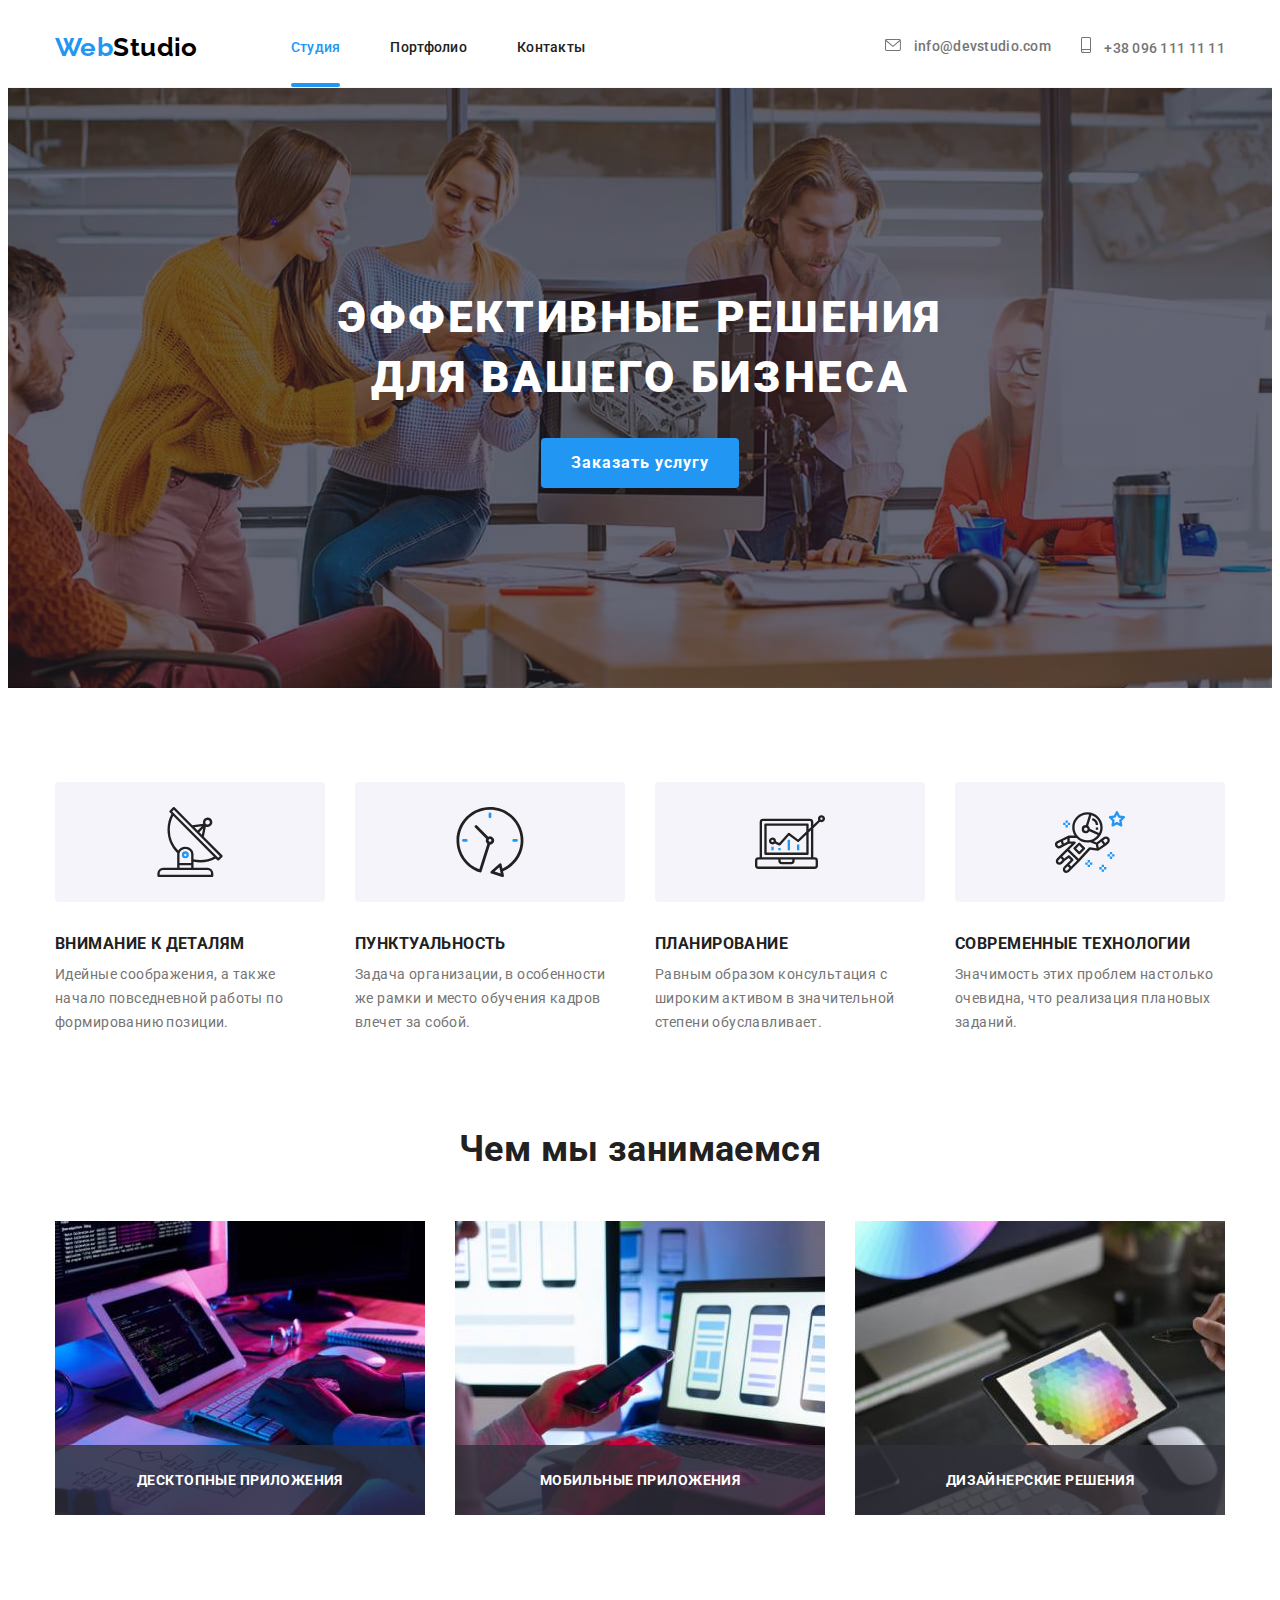
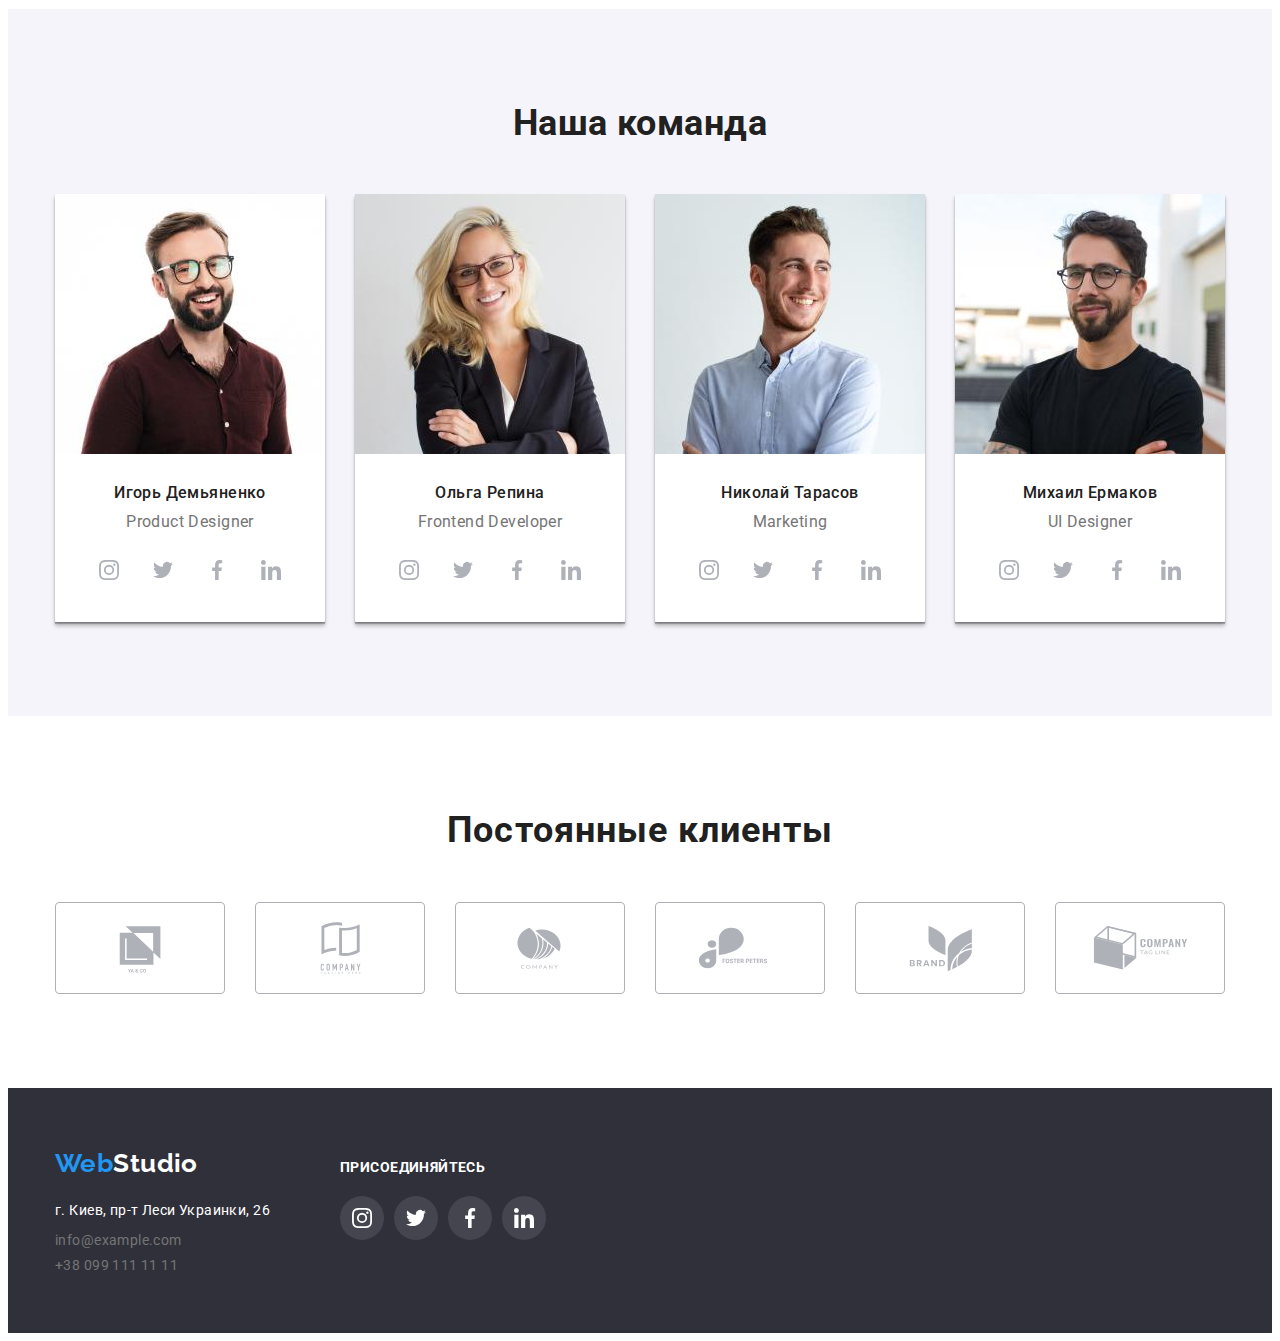
<file: index.html>
<!DOCTYPE html>
<html lang="ru">
	<head>
		<meta charset="UTF-8" />
		<meta http-equiv="X-UA-Compatible" content="IE=edge" />
		<meta name="viewport" content="width=device-width, initial-scale=1.0" />
		<title>Document</title>
		<link
			href="https://fonts.googleapis.com/css2?family=Raleway:wght@700&family=Roboto:wght@400;500;700;900&display=swap"
			rel="stylesheet"
		/>
		<link rel="stylesheet" href="https://github.com/sindresorhus/modern-normalize/blob/main/modern-normalize.css" />
		<link rel="stylesheet" href="./css/styles.css" />
	</head>

	<body>
		<!----- Хедер ----->
		<header class="header">
			<div class="container">
				<nav class="nav-container">
					<a class="logo logo-header" href="./index.html">
						Web<span>Studio</span>
					</a>
					<ul class="site-nav">
						<li class="item">
							<a class="link-nav current" href="./index.html">Студия</a>
						</li>
						<li class="item"><a href="./portfolio.html" class="link-nav">Портфолио</a></li>
						<li class="item"><a href="" class="link-nav">Контакты</a></li>
					</ul>
				</nav>

				<ul class="link">
					<li class="item">
						<a href="mailto:info@devstudio.com" class="address">
							<svg class="icons-header" width="16" height="12">
								<use href="images/sprite.svg#mail-icon"></use>
							</svg>
							info@devstudio.com
						</a>
					</li>
					<li class="item">
						<a href="tel:+380961111111" class="address">
							<svg class="icons-header" width="10" height="16">
								<use href="images/sprite.svg#phone-icon"></use>
							</svg>
							+38 096 111 11 11
						</a>
					</li>
				</ul>
			</div>
		</header>

		<main>
			<!----- Герой ----->
			<section class="hero section hero-bachroung">
				<div class="container">
					<h1 class="hero-title">
						Эффективные решения
						<br />
						для вашего бизнеса
					</h1>
					<button class="hero-button" type="button" data-modal-open>Заказать услугу</button>
				</div>
			</section>

			<!----- Особенности ----->
			<section class="section peculiarities">
				<div class="container">
					<h2 class="visually-hidden">Наши преимущества</h2>
					<ul class="card-set">
						<li class="item">
							<svg class="icon-peculiarities" width="70" height="70">
								<use href="images/sprite.svg#antenna"></use>
							</svg>
							<h3 class="peculiarities-title">Внимание к деталям</h3>
							<p class="peculiarities-description">
								Идейные соображения, а также начало повседневной работы по формированию позиции.
							</p>
						</li>

						<li class="item">
							<svg class="icon-peculiarities" width="70" height="70"><use href="images/sprite.svg#clock"></use></svg>
							<h3 class="peculiarities-title">Пунктуальность</h3>
							<p class="peculiarities-description">
								Задача организации, в особенности же рамки и место обучения кадров влечет за собой.
							</p>
						</li>

						<li class="item">
							<svg class="icon-peculiarities" width="70" height="70"><use href="images/sprite.svg#diagram"></use></svg>
							<h3 class="peculiarities-title">Планирование</h3>
							<p class="peculiarities-description">
								Равным образом консультация с широким активом в значительной степени обуславливает.
							</p>
						</li>

						<li class="item">
							<svg class="icon-peculiarities" width="70" height="70">
								<use href="images/sprite.svg#astronaut"></use>
							</svg>
							<h3 class="peculiarities-title">Современные технологии</h3>
							<p class="peculiarities-description">
								Значимость этих проблем настолько очевидна, что реализация плановых заданий.
							</p>
						</li>
					</ul>
				</div>
			</section>

			<!----- Чем мы занимаемся ----->
					<section class="section our-work">
				<div class="container">
					<h2 class="title-work">Чем мы занимаемся</h2>
					<ul class="work-card">
						<li class="item"><img src="./images/box1.jpg" alt="написание кода" width="370" />
						<p class="item-text">Десктопные приложения</p></li>
						<li class="item">
						<img src="./images/box2.jpg" alt="разработка мобильных приложений" width="370" />
						<p class="item-text">Мобильные приложения</p>
						</li>
						<li class="item"><img src="./images/box3.jpg" alt="дизайн" width="370" />
						<p class="item-text">Дизайнерские решения</p></li>
					</ul>
				</div>
			</section>

			<!----- Наша команда ----->
			<section class="section our-team">
				<div class="container">
					<h2 class="title-team">Наша команда</h2>
					<ul class="team-card">
						<li class="item">
							<img src="./images/ighor-demyanenko.jpg" alt="Игорь Демьяненко" width="270" />
							<div class="text-team">
								<h3 class="name">Игорь Демьяненко</h3>
								<p class="position">Product Designer</p>
								<ul class="icon-list">
									<li class="icon-item">
										<a class="social-link-team" href="https://www.instagram.com/challenge/?next=/" target="_blank">
											<svg class="icon-team" width="20" height="20"><use href="images/sprite.svg#instagram"></use></svg>
										</a>
									</li>
									<li class="icon-item">
										<a class="social-link-team" href="https://twitter.com/?lang=ru" target="_blank">
											<svg class="icon-team" width="20" height="20"><use href="images/sprite.svg#twitter"></use></svg>
										</a>
									</li>
									<li class="icon-item">
										<a class="social-link-team" href="https://www.facebook.com/" target="_blank">
											<svg class="icon-team" width="20" height="20"><use href="images/sprite.svg#facebook"></use></svg>
										</a>
									</li>
									<li class="icon-item">
										<a class="social-link-team" href="https://www.linkedin.com/" target="_blank">
											<svg class="icon-team" width="20" height="20"><use href="images/sprite.svg#linkedin"></use></svg>
										</a>
									</li>
								</ul>
							</div>
						</li>

						<li class="item">
							<img src="./images/olha-repina.jpg" alt="Ольга Репина" width="270" />
							<div class="text-team">
								<h3 class="name">Ольга Репина</h3>
								<p class="position">Frontend Developer</p>
								<ul class="icon-list">
									<li class="icon-item">
										<a class="social-link-team" href="https://www.instagram.com/challenge/?next=/" target="_blank">
											<svg class="icon-team" width="20" height="20"><use href="images/sprite.svg#instagram"></use></svg>
										</a>
									</li>
									<li class="icon-item">
										<a class="social-link-team" href="https://twitter.com/?lang=ru" target="_blank">
											<svg class="icon-team" width="20" height="20"><use href="images/sprite.svg#twitter"></use></svg>
										</a>
									</li>
									<li class="icon-item">
										<a class="social-link-team" href="https://www.facebook.com/" target="_blank">
											<svg class="icon-team" width="20" height="20"><use href="images/sprite.svg#facebook"></use></svg>
										</a>
									</li>
									<li class="icon-item">
										<a class="social-link-team" href="https://www.linkedin.com/" target="_blank">
											<svg class="icon-team" width="20" height="20"><use href="images/sprite.svg#linkedin"></use></svg>
										</a>
									</li>
								</ul>
							</div>
						</li>

						<li class="item">
							<img src="./images/nikolai-tarasov.jpg" alt="Николай Тарасов" width="270" />
							<div class="text-team">
								<h3 class="name">Николай Тарасов</h3>
								<p class="position">Marketing</p>
								<ul class="icon-list">
									<li class="icon-item">
										<a class="social-link-team" href="https://www.instagram.com/challenge/?next=/" target="_blank">
											<svg class="icon-team" width="20" height="20"><use href="images/sprite.svg#instagram"></use></svg>
										</a>
									</li>
									<li class="icon-item">
										<a class="social-link-team" href="https://twitter.com/?lang=ru" target="_blank">
											<svg class="icon-team" width="20" height="20"><use href="images/sprite.svg#twitter"></use></svg>
										</a>
									</li>
									<li class="icon-item">
										<a class="social-link-team" href="https://www.facebook.com/" target="_blank">
											<svg class="icon-team" width="20" height="20"><use href="images/sprite.svg#facebook"></use></svg>
										</a>
									</li>
									<li class="icon-item">
										<a class="social-link-team" href="https://www.linkedin.com/" target="_blank">
											<svg class="icon-team" width="20" height="20"><use href="images/sprite.svg#linkedin"></use></svg>
										</a>
									</li>
								</ul>
							</div>
						</li>

						<li class="item">
							<img src="./images/mihail-ermakov.jpg" alt="Михаил Ермаков" width="270" />
							<div class="text-team">
								<h3 class="name">Михаил Ермаков</h3>
								<p class="position">UI Designer</p>
								<ul class="icon-list">
									<li class="icon-item">
										<a class="social-link-team" href="https://www.instagram.com/challenge/?next=/" target="_blank">
											<svg class="icon-team" width="20" height="20"><use href="images/sprite.svg#instagram"></use></svg>
										</a>
									</li>
									<li class="icon-item">
										<a class="social-link-team" href="https://twitter.com/?lang=ru" target="_blank">
											<svg class="icon-team" width="20" height="20"><use href="images/sprite.svg#twitter"></use></svg>
										</a>
									</li>
									<li class="icon-item">
										<a class="social-link-team" href="https://www.facebook.com/" target="_blank">
											<svg class="icon-team" width="20" height="20"><use href="images/sprite.svg#facebook"></use></svg>
										</a>
									</li>
									<li class="icon-item">
										<a class="social-link-team" href="https://www.linkedin.com/" target="_blank">
											<svg class="icon-team" width="20" height="20"><use href="images/sprite.svg#linkedin"></use></svg>
										</a>
									</li>
								</ul>
							</div>
						</li>
					</ul>
				</div>
			</section>
		</main>

		<!-- Постоянные клиенты -->

		<section class="section">
			<div class="container clients-container">
				<h2 class="title-clients">Постоянные клиенты</h2>
				<ul class="clients-list">
					<li class="clients-item">
						<a class="client-link" href="">
							<svg class="client-icon" width="106" height="60"><use href="images/sprite.svg#client-logo-1"></use></svg>
						</a>
					</li>
					<li class="clients-item">
						<a class="client-link" href="">
							<svg class="client-icon" width="106" height="60"><use href="images/sprite.svg#client-logo-2"></use></svg>
						</a>
					</li>
					<li class="clients-item">
						<a class="client-link" href="">
							<svg class="client-icon" width="106" height="60"><use href="images/sprite.svg#client-logo-3"></use></svg>
						</a>
					</li>
					<li class="clients-item">
						<a class="client-link" href="">
							<svg class="client-icon" width="106" height="60"><use href="images/sprite.svg#client-logo-4"></use></svg>
						</a>
					</li>
					<li class="clients-item">
						<a class="client-link" href="">
							<svg class="client-icon" width="106" height="60"><use href="images/sprite.svg#client-logo-5"></use></svg>
						</a>
					</li>
					<li class="clients-item">
						<a class="client-link" href="">
							<svg class="client-icon" width="106" height="60"><use href="images/sprite.svg#client-logo-6"></use></svg>
						</a>
					</li>
				</ul>
			</div>
		</section>

		<!----- Футер ----->
		<footer class="footer">
			<div class="container footer-container">
				<div class="address-block">
					<a class="logo-footer" href="./index.html">
						Web<span>Studio</span>
					</a>
					<address>
						<ul class="footer-address">
							<li class="link-footer">
								<a
									href="https://www.google.com.ua/maps/place/%D0%B1%D1%83%D0%BB.+%D0%9B%D0%B5%D1%81%D0%B8+%D0%A3%D0%BA%D1%80%D0%B0%D0%B8%D0%BD%D0%BA%D0%B8,+26,+%D0%9A%D0%B8%D0%B5%D0%B2,+02000/@50.4265294,30.5389544,17z/data=!4m13!1m7!3m6!1s0x40d4cf0e033ecbe9:0x57a4dffefec77da0!2z0LHRg9C7LiDQm9C10YHQuCDQo9C60YDQsNC40L3QutC4LCAyNiwg0JrQuNC10LIsIDAyMDAw!3b1!8m2!3d50.4265807!4d30.5383859!3m4!1s0x40d4cf0e033ecbe9:0x57a4dffefec77da0!8m2!3d50.4265807!4d30.5383859?hl=ru&authuser=0" target="_blank"
									class="address-link"
								>
									г. Киев, пр-т Леси Украинки, 26
								</a>
							</li>
							<li class="link-footer">
								<a href="mailto:info@example.com" class="address">info@example.com</a>
							</li>
							<li class="link-footer">
								<a href="tel:+380991111111" class="address">+38 099 111 11 11</a>
							</li>
						</ul>
					</address>
				</div>
				<div class="social-block">
					<p class="subscribe-text">присоединяйтесь</p>
					<ul class="social-list">
						<li class="social-item">
							<a class="social-link" href="https://www.instagram.com/" target="_blank">
								<svg class="social-icon" width="20" height="20"><use href="images/sprite.svg#instagram"></use></svg>
							</a>
						</li>
						<li class="social-item">
							<a class="social-link" href="https://twitter.com/?lang=ru" target="_blank">
								<svg class="social-icon" width="20" height="20"><use href="images/sprite.svg#twitter"></use></svg>
							</a>
						</li>
						<li class="social-item">
							<a class="social-link" href="https://www.facebook.com/" target="_blank">
								<svg class="social-icon" width="20" height="20"><use href="images/sprite.svg#facebook"></use></svg>
							</a>
						</li>
						<li class="social-item">
							<a class="social-link" href="https://www.linkedin.com/" target="_blank">
								<svg class="social-icon" width="20" height="20"><use href="images/sprite.svg#linkedin"></use></svg>
							</a>
						</li>
					</ul>
				</div>
			</div>
		</footer>

		<!----- Модальное окно ----->
		<div class="backdrop is-hidden" data-modal>
					<div class="modal">
						<p>Lorem ipsum dolor sit amet consectetur adipisicing elit. Tempora odit, dolor repellat rem laboriosam id, architecto, pariatur qui dolorum assumenda voluptas ratione similique ipsa voluptatem cupiditate modi impedit! Enim necessitatibus ad minima aliquam perspiciatis veritatis excepturi eligendi, adipisci quia odit rem totam laudantium fuga explicabo! Sequi aliquam rerum vitae odio deleniti neque iure, non quam ducimus blanditiis numquam exercitationem molestiae, porro fugiat doloribus nisi quae voluptates accusantium repellat, cum mollitia laboriosam possimus ea! Laudantium nemo, atque, qui voluptate totam ducimus, temporibus quam consequatur assumenda delectus ullam! Fugiat molestias dolorem possimus odio, vitae voluptates omnis, deserunt asperiores eveniet illo laudantium? Enim?</p>
					<svg class="close-icon" data-modal-close><use href="images/sprite.svg#close-icon"></use></svg>
					</div>
					
				</div>

		<script src="./js/modal.js"></script>
	</body>
</html>
</file>
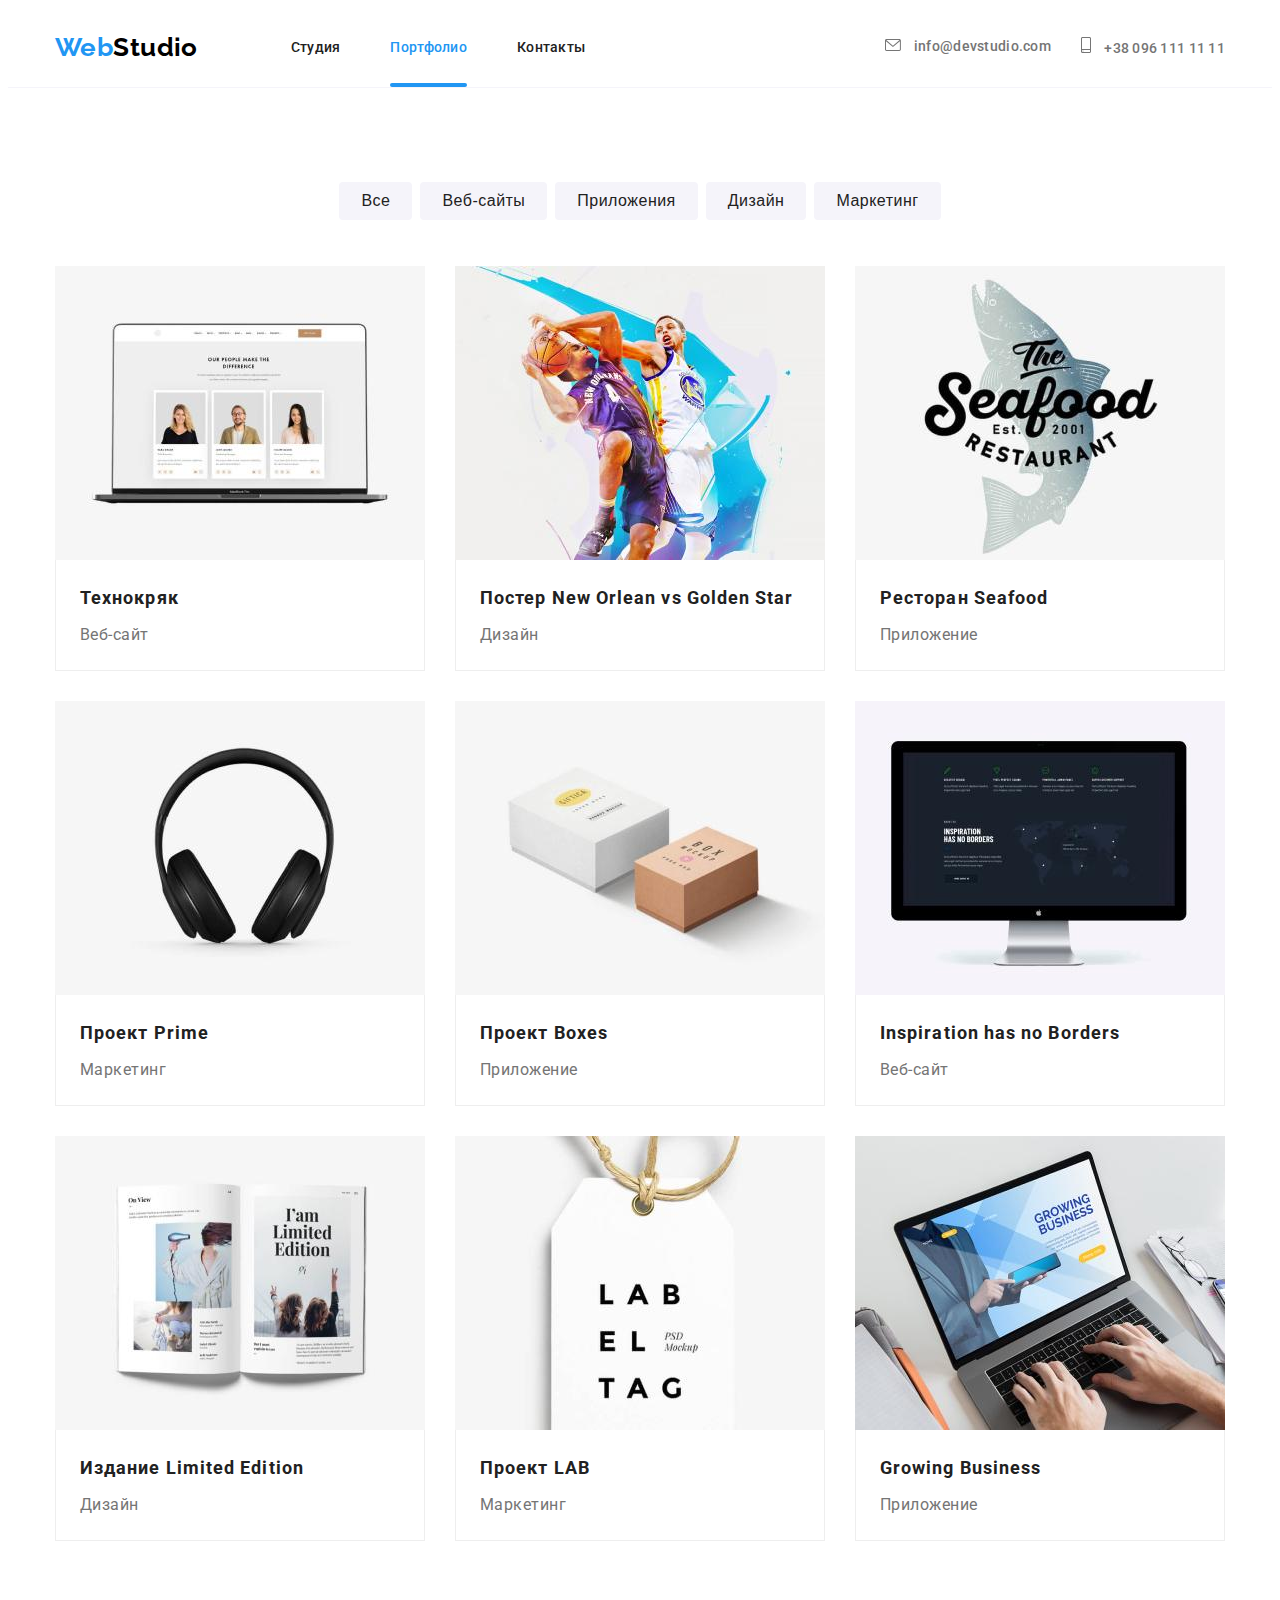
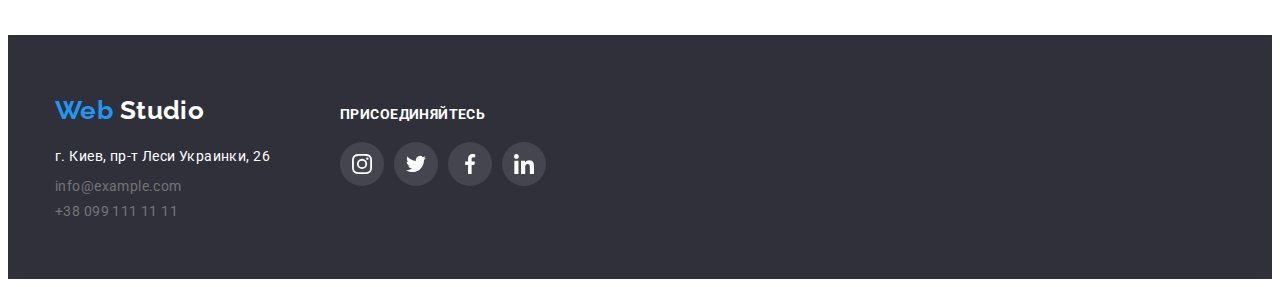
<file: portfolio.html>
<!DOCTYPE html>
<html lang="ru">
	<head>
		<meta charset="UTF-8" />
		<meta http-equiv="X-UA-Compatible" content="IE=edge" />
		<meta name="viewport" content="width=device-width, initial-scale=1.0" />
		<title>Document</title>
		<link
			href="https://fonts.googleapis.com/css2?family=Raleway:wght@700&family=Roboto:wght@400;500;700;900&display=swap"
			rel="stylesheet"
		/>
		<link rel="stylesheet" href="https://github.com/sindresorhus/modern-normalize/blob/main/modern-normalize.css" />
		<link rel="stylesheet" href="./css/styles.css" />
	</head>

	<body>
		<!----- Хедер ----->
		<header class="header">
			<div class="container">
				<nav class="nav-container">
					<a class="logo logo-header" href="./index.html">
						Web<span>Studio</span>
					</a>
					<ul class="site-nav">
						<li class="item">
							<a class="link-nav" href="./index.html">Студия</a>
						</li>
						<li class="item"><a href="./portfolio.html" class="link-nav current">Портфолио</a></li>
						<li class="item"><a href="" class="link-nav">Контакты</a></li>
					</ul>
				</nav>

				<ul class="link">
					<li class="item">
						<a href="mailto:info@devstudio.com" class="address">
							<svg class="icons-header" width="16" height="12">
								<use href="images/sprite.svg#mail-icon"></use>
							</svg>
							info@devstudio.com
						</a>
					</li>
					<li class="item">
						<a href="tel:+380961111111" class="address">
							<svg class="icons-header" width="10" height="16">
								<use href="images/sprite.svg#phone-icon"></use>
							</svg>
							+38 096 111 11 11
						</a>
					</li>
				</ul>
			</div>
		</header>

		<main>
			<!----- Тело ----->
			<section class="section project-buttons">
				<div class="container">
					<!----- Фильтр ----->
					<h1 class="visually-hidden">Проекты</h1>
					<div class="buttons-container">
						<ul class="buttons-list">
							<li class="buttons-item"><button type="button" class="button">Все</button></li>
							<li class="buttons-item"><button type="button" class="button">Веб-сайты</button></li>
							<li class="buttons-item"><button type="button" class="button">Приложения</button></li>
							<li class="buttons-item"><button type="button" class="button">Дизайн</button></li>
							<li class="buttons-item"><button type="button" class="button">Маркетинг</button></li>
						</ul>
					</div>

					<!----- Проекты ----->
					<ul class="project-list">
						<li class="project-item">
							<a class="project-link" href="">
								<div class="project-img">
									<img src="./images/technokryak.jpg" alt="ноутбук" width="370" />
									<div class="window-action">
										<p class="window-action-text">Технокряк это современная площадка распространения коронавируса. Компании используют эту платформу для цифрового шпионажа и атак на защищённые сервера конкурентов.</p>
									</div>
								</div>
								<div class="object-text">
									<h2 class="title">Технокряк</h2>
									<p class="meaning">Веб-сайт</p>
								</div>
							</a>
						</li>

						<li class="project-item">
							<a class="project-link" href="">
								<div class="project-img">
									<img src="./images/poster.jpg" alt="баскетболисты" width="370" />
									<div class="window-action">
										<p class="window-action-text">Технокряк это современная площадка распространения коронавируса. Компании используют эту платформу для цифрового шпионажа и атак на защищённые сервера конкурентов.</p>
									</div>
								</div>
								<div class="object-text">
									<h2 class="title">Постер New Orlean vs Golden Star</h2>
									<p class="meaning">Дизайн</p>
								</div>
							</a>
						</li>

						<li class="project-item">
							<a class="project-link" href="">
								<div class="project-img">
									<img src="./images/restorant-seafood.jpg" alt="логотип Seafood" width="370" />
									<div class="window-action">
										<p class="window-action-text">Технокряк это современная площадка распространения коронавируса. Компании используют эту платформу для цифрового шпионажа и атак на защищённые сервера конкурентов.</p>
									</div>
								</div>
								<div class="object-text">
									<h2 class="title">Ресторан Seafood</h2>
									<p class="meaning">Приложение</p>
								</div>
							</a>
						</li>

						<li class="project-item">
							<a class="project-link" href="">
								<div class="project-img">
									<img src="./images/project-prime.jpg" alt="наушники" width="370" />
									<div class="window-action">
										<p class="window-action-text">Технокряк это современная площадка распространения коронавируса. Компании используют эту платформу для цифрового шпионажа и атак на защищённые сервера конкурентов.</p>
									</div>
								</div>
								<div class="object-text">
									<h2 class="title">Проект Prime</h2>
									<p class="meaning">Маркетинг</p>
								</div>
							</a>
						</li>

						<li class="project-item">
							<a class="project-link" href="">
								<div class="project-img">
									<img src="./images/project-boxes.jpg" alt="две коробочки" width="370" />
									<div class="window-action">
										<p class="window-action-text">Технокряк это современная площадка распространения коронавируса. Компании используют эту платформу для цифрового шпионажа и атак на защищённые сервера конкурентов.</p>
									</div>
									</div>
								<div class="object-text">
									<h2 class="title">Проект Boxes</h2>
									<p class="meaning">Приложение</p>
								</div>
							</a>
						</li>

						<li class="project-item">
							<a class="project-link" href="">
								<div class="project-img">
									<img src="./images/inspiration-has-no-borders.jpg" alt="iMac" width="370" />
									<div class="window-action">
										<p class="window-action-text">Технокряк это современная площадка распространения коронавируса. Компании используют эту платформу для цифрового шпионажа и атак на защищённые сервера конкурентов.</p>
									</div>
								</div>
								<div class="object-text">
									<h2 class="title">Inspiration has no Borders</h2>
									<p class="meaning">Веб-сайт</p>
								</div>
							</a>
						</li>

						<li class="project-item">
							<a class="project-link" href="">
								<div class="project-img">
									<img src="./images/limited-edition.jpg" alt="книжка" width="370" />
									<div class="window-action">
										<p class="window-action-text">Технокряк это современная площадка распространения коронавируса. Компании используют эту платформу для цифрового шпионажа и атак на защищённые сервера конкурентов.</p>
									</div>
								</div>
								<div class="object-text">
									<h2 class="title">Издание Limited Edition</h2>
									<p class="meaning">Дизайн</p>
								</div>
							</a>
						</li>

						<li class="project-item">
							<a class="project-link" href="">
								<div class="project-img">
									<img src="./images/project-lab.jpg" alt="бирка на шнурке" width="370" />
									<div class="window-action">
										<p class="window-action-text">Технокряк это современная площадка распространения коронавируса. Компании используют эту платформу для цифрового шпионажа и атак на защищённые сервера конкурентов.</p>
									</div>
								</div>
								<div class="object-text">
									<h2 class="title">Проект LAB</h2>
									<p class="meaning">Маркетинг</p>
								</div>
							</a>
						</li>

						<li class="project-item">
							<a class="project-link" href="">
								<div class="project-img">
									<img src="./images/growing-business.jpg" alt="работа на ноутбуке" width="370" />
									<div class="window-action">
										<p class="window-action-text">Технокряк это современная площадка распространения коронавируса. Компании используют эту платформу для цифрового шпионажа и атак на защищённые сервера конкурентов.</p>
									</div>
								</div>
								<div class="object-text">
									<h2 class="title">Growing Business</h2>
									<p class="meaning">Приложение</p>
								</div>
							</a>
						</li>
					</ul>
				</div>
			</section>
		</main>

		<!----- Футер ----->
		<footer class="footer">
			<div class="container footer-container">
				<div class="address-block">
					<a class="logo-footer" href="./index.html">
						Web
						<span>Studio</span>
					</a>
					<address>
						<ul class="footer-address">
							<li class="link-footer">
								<a
									href="https://www.google.com.ua/maps/place/%D0%B1%D1%83%D0%BB.+%D0%9B%D0%B5%D1%81%D0%B8+%D0%A3%D0%BA%D1%80%D0%B0%D0%B8%D0%BD%D0%BA%D0%B8,+26,+%D0%9A%D0%B8%D0%B5%D0%B2,+02000/@50.4265294,30.5389544,17z/data=!4m13!1m7!3m6!1s0x40d4cf0e033ecbe9:0x57a4dffefec77da0!2z0LHRg9C7LiDQm9C10YHQuCDQo9C60YDQsNC40L3QutC4LCAyNiwg0JrQuNC10LIsIDAyMDAw!3b1!8m2!3d50.4265807!4d30.5383859!3m4!1s0x40d4cf0e033ecbe9:0x57a4dffefec77da0!8m2!3d50.4265807!4d30.5383859?hl=ru&authuser=0" target="_blank"
									class="address-link"
								>
									г. Киев, пр-т Леси Украинки, 26
								</a>
							</li>
							<li class="link-footer">
								<a href="mailto:info@example.com" class="address">info@example.com</a>
							</li>
							<li class="link-footer">
								<a href="tel:+380991111111" class="address">+38 099 111 11 11</a>
							</li>
						</ul>
					</address>
				</div>
				<div class="social-block">
					<p class="subscribe-text">присоединяйтесь</p>
					<ul class="social-list">
						<li class="social-item">
							<a class="social-link" href="https://www.instagram.com/" target="_blank">
								<svg class="social-icon" width="20" height="20"><use href="images/sprite.svg#instagram"></use></svg>
							</a>
						</li>
						<li class="social-item">
							<a class="social-link" href="https://twitter.com/?lang=ru" target="_blank">
								<svg class="social-icon" width="20" height="20"><use href="images/sprite.svg#twitter"></use></svg>
							</a>
						</li>
						<li class="social-item">
							<a class="social-link" href="https://www.facebook.com/" target="_blank">
								<svg class="social-icon" width="20" height="20"><use href="images/sprite.svg#facebook"></use></svg>
							</a>
						</li>
						<li class="social-item">
							<a class="social-link" href="https://www.linkedin.com/" target="_blank">
								<svg class="social-icon" width="20" height="20"><use href="images/sprite.svg#linkedin"></use></svg>
							</a>
						</li>
					</ul>
				</div>
			</div>
		</footer>
	</body>
</html>
</file>
<file: css/styles.css>
/* Prymery background color #e5e5e5 */
/* secondary background color #F5F4FA */
/* Titltle color #212121*/
/* Secondary color #757575 */
/* acсent color #2196F3 */
/* color white #ffffff */

:root {
	--background-color: #ffffff;
	--secondary-background-color: #f5f4fa;
	--background-footer-color: #2f303a;
	--title-color: #212121;
	--secondary-text-color: #757575;
	--accent-color: #2196f3;
	--black-logo-color: #000000;
	--border-portfolio-color: #eeeeee;
	--border-client-color: #afb1b8;
	--icon-color: #afb1b8;
	--icon-bacground-color: #44454e;
	--backdrop-color: #00000033;
	--bacground-activ-window: #2196F3E5;
	--animation-timing: cubic-bezier(0.4, 0, 0.2, 1);

}

body {
	background-color: var(--background-color);
	color: var(--title-color);
	font-family: Roboto, sans-serif;
	font-size: 14px;
	letter-spacing: 0.03em;
}

ul {
	list-style: none;
	padding-left: 0;
	margin: 0;
}
a {
	text-decoration: none;
	
}
img {
	display: block;
	max-width: 100%;
	height: auto;
}

h1,
h2,
h3,
h4,
h5,
h6,
p {
	margin: 0;
}
.visually-hidden {
	position: absolute;
	white-space: nowrap;
	width: 1px;
	height: 1px;
	overflow: hidden;
	border: 0;
	padding: 0;
	clip: rect(0 0 0 0);
	clip-path: inset(50%);
	margin: -1px;
}

.container {
	box-sizing: border-box;
	width: 1200px;
	padding-left: 15px;
	padding-right: 15px;

	margin-right: auto;
	margin-left: auto;
}
.section {
	padding-top: 94px;
	padding-bottom: 94px;
}

/* ---------- Хедер ---------- */
.header {
	background-color: var(--background-color);
	border-bottom: 1px solid var(--secondary-background-color);
}
.header .container {
	display: flex;
	align-items: center;
}
.nav-container {
	display: flex;
}

/* ---------- Лого ---------- */
.logo,
.logo-footer {
	color: var(--accent-color);
	font-family: Raleway;
	font-style: normal;
	font-weight: bold;
	font-size: 26px;
	line-height: 1.19;
}
.logo-header {
	display: block;
	margin-top: 24px;
	margin-bottom: 24px;
}
.logo span {
	color: var(--black-logo-color);
}

/* ---------- Ссылки ---------- */
.site-nav {

	display: flex;
	align-items: center;
	margin-left: 93px;
}

/* Алтернативный вариант: .site-nav .item + .item { 
  margin-left 50px}
  применится margin-left
  только к тем, у кого есть сосед сверху в списке
  */

/* Применяется ко всему списку кроме последнего */
.site-nav .item:not(:last-child) {
	margin-right: 50px;
}
.site-nav .link-nav {
	position: relative;
	padding-top: 20px;
	padding-bottom: 32px;
	color: var(--title-color);
	font-weight: 500;
	font-size: 14px;
	line-height: 1.14;
	letter-spacing: 0.02em;
}
.site-nav .link-nav:hover,
.site-nav .link-nav:focus {
	color: var(--accent-color);
	transition: color 250ms var(--animation-timing);
}

.site-nav .current {
	color: var(--accent-color);
}


/* ---------- Подчеркивание меню ---------- */


.link-nav::after {
	position: absolute;
	content: "";
	display: block;

	width: 100%;
	height: 4px;
	left: 0;
	bottom: 0;
	border-radius: 2px;
	background-color: var(--accent-color);

	transform: scaleX(0);
	/* transition: transform 250ms var(--animation-timing); */
}

/* .link-nav:hover::after {
	transform: scaleX(1);
} */

.current.link-nav::after {
	transform: scaleX(1);
}

/* ---------- Контакты ---------- */
.link {
	display: flex;
	padding-left: 0px;
	margin-left: auto;
	align-items: center;
}
.link .item + .item {
	margin-left: 30px;
}

.link .address {
	display: block;
	color: var(--secondary-text-color);
	font-weight: 500;
	font-size: 14px;
	line-height: 1.14;
	letter-spacing: 0.02em;
}
.link .address:hover,
.link .address:focus {
	color: var(--accent-color);
	transition: color 250ms var(--animation-timing);
}
.link .item {
	display: flex;
}
.icons-header {
	margin-right: 10px;
	fill: currentColor;
}
.icons-header:hover,
.icons-header:focus {
	fill: var(--accent-color);
	
}
/* ---------- СТУДИЯ ---------- */

/* ---------- Герой ---------- */
.hero {
	background-color: var(--background-footer-color);
	padding-top: 200px;
	padding-bottom: 200px;
	background-image: linear-gradient(to right, rgba(47, 48, 58, 0.4), rgba(47, 48, 58, 0.4)), url(../images/hero-img.jpg);
	max-width: 1600px;
	margin: 0 auto 0 auto;
	background-position: center;
	background-size: cover;
}

.hero-title {
	display: block;
	margin: 0;

	color: var(--background-color);
	font-weight: 900;
	font-size: 44px;
	line-height: 1.36;
	text-align: center;
	letter-spacing: 0.06em;
	text-transform: uppercase;
}

/* ---------- Кнопка героя ---------- */
.hero .hero-button {
	display: block;
	border: 0;
	border-radius: 4px;
	padding: 10px 30px;
	margin-top: 30px;
	margin-left: auto;
	margin-right: auto;

	background-color: var(--accent-color);
	color: var(--background-color);
	font-family: Roboto;
	font-weight: bold;
	font-size: 16px;
	line-height: 1.87;
	align-items: center;
	text-align: center;
	letter-spacing: 0.06em;
	cursor: pointer;
}

/* ---------- Особенности ---------- */
.peculiarities {
	padding-bottom: 0;
}
.peculiarities .container {
	display: flex;
	flex-wrap: wrap;
	justify-content: center;
}
.hidden-title {
	margin-left: auto;
	margin-right: auto;
}
.container .card-set {
	display: flex;
	margin: 0 15px;
}
.peculiarities .item:not(:last-child) {
	margin-right: 30px;
}

.peculiarities .peculiarities-title {
	color: var(--title-color);
	font-weight: bold;
	line-height: 1.14;
	text-transform: uppercase;
	margin-top: 30px;
}
.peculiarities .peculiarities-description {
	margin-top: 10px;

	color: var(--secondary-text-color);
	line-height: 1.71;
}
.icon-peculiarities {
	padding: 25px 100px;
	border-radius: 4px;
	background-color: var(--secondary-background-color);
}

/* ---------- Чем мы занимаемся ---------- */
.our-work .container {
	display: flex;
	flex-wrap: wrap;
}
.container .work-card {
	display: flex;
}
.title-work {
	margin-left: auto;
	margin-right: auto;
}
.work-card .item {
	position: relative;
	margin-top: 50px;
}
.work-card .item:not(:last-child) {
	margin-right: 30px;
}
.item-text {
	position: absolute;
	transform: translateY(-100%);
	

	padding-top: 27px;
	padding-bottom: 27px;

	font-weight: bold;
	font-size: 14px;
	line-height: calc(16 / 14);
	text-align: center;
	letter-spacing: 0.03em;
	text-transform: uppercase;
	width: 100%;

	color: var(--background-color);
	background-color: rgba(47, 48, 58, 0.8);
}
.our-work .title-work,
.our-team .title-team {
	color: var(--title-color);
	font-weight: bold;
	font-size: 36px;
	line-height: 1.16;
	text-align: center;
}

/* ---------- Наша команда ---------- */
.our-team {
	background-color: var(--secondary-background-color);
}

.our-team .container {
	display: flex;
	flex-wrap: wrap;
}
.container .title-team {
	margin-left: auto;
	margin-right: auto;
}
.container .team-card {
	display: flex;
	margin-top: 50px;
}
.team-card .item:not(:last-child) {
	margin-right: 30px;
}
.team-card .item {
	box-shadow: 0px 2px 1px 0px rgba(0, 0, 0, 0.2), 0px 1px 1px 0px rgba(0, 0, 0, 0.14),
		0px 4px 4px 0px rgba(0, 0, 0, 0.25);
}
.text-team {
	padding-top: 30px;
	padding-bottom: 30px;
	border-radius: 0 0 4px 4px;
	background-color: var(--background-color);
}
.our-team .name {
	color: var(--title-color);
	font-weight: 500;
	font-size: 16px;
	line-height: 1.18;
	text-align: center;
}
.our-team .position {
	margin-top: 10px;

	color: var(--secondary-text-color);
	font-size: 16px;
	line-height: 1.18;
	text-align: center;
}
.icon-list {
	display: flex;
	margin: 16px 32px 0 32px;
}
.social-link-team {
	fill: var(--icon-color);
	display: block;
	box-sizing: border-box;
	background-color: var(--background-color);
	width: 44px;
	height: 44px;
	padding: 12px;
	border-radius: 50%;
	
}

.icon-item:not(:last-child) {
	margin-right: 10px;
}
.social-link-team:hover,
.social-link-team:focus {
	background-color: var(--accent-color);
	fill: var(--background-color);
	
	transition: fill 250ms var(--animation-timing),
	background-color 250ms var(--animation-timing);
	
}

/* ---------- Постоянные клиенты ---------- */

.title-clients {
	margin-bottom: 50px;
	font-family: Roboto;
	font-style: normal;
	font-weight: bold;
	font-size: 36px;
	line-height: 1.16;
	text-align: center;
	letter-spacing: 0.03em;
}
.clients-list {
	display: flex;
	justify-content: space-between;
}
.clients-item:not(:last-child) {
	margin-right: 30px;
}
.client-link {
	fill: var(--icon-color);
	display: block;
	box-sizing: border-box;
	width: 170px;
	height: 92px;
	padding: 16px 32px;
	align-items: center;
	border-radius: 4px;
	border: 1px solid var(--border-client-color);
}
.client-link:hover,
.client-link:focus {
	border-color: var(--accent-color);
	fill: var(--accent-color);

	transition: fill 250ms var(--animation-timing),
	border-color 250ms var(--animation-timing);
}

/* ---------- ПОРТФОЛИО ---------- */

/* ---------- Фильтр ---------- */
.project-buttons .container {
	display: flex;
	flex-wrap: wrap;
}

.buttons-container .buttons-list {
	display: flex;
	justify-content: center;
}
.buttons-container {
	padding-bottom: 16px;
	margin-left: auto;
	margin-right: auto;
}

.buttons-list .buttons-item:not(:last-child) {
	margin-right: 8px;
}
.buttons-list .button {
	display: block;
	border: 0;
	border-radius: 4px;
	padding: 6px 22px;

	color: var(--title-color);
	background-color: var(--secondary-background-color);
	font-weight: 500;
	font-size: 16px;
	line-height: 1.62;
	text-align: center;
	letter-spacing: 0.03em;
	cursor: pointer;
}
.buttons-list .button:hover,
.buttons-list .button:focus {
	background-color: var(--accent-color);
	color: var(--background-color);
	box-shadow: 0px 2px 2px 0px rgba(0, 0, 0, 0.12), 0px 1px 2px 0px rgba(0, 0, 0, 0.08),
		0px 3px 1px 0px rgba(0, 0, 0, 0.1);

	transition: background-color 250ms var(--animation-timing),
	fill 250ms var(--animation-timing),
	box-shadow 250ms var(--animation-timing);
	
}

/*---------- Проекты ---------- */
.container .project-list {
	display: flex;
	flex-wrap: wrap;

	margin-right: -30px;
}

.project-list .project-item {
	margin-right: 30px;
	margin-top: 30px;
	flex-basis: calc(100% / 3 - 30px);
}
.project-link {
	display: block;

}
.project-link:hover,
.project-link:focus {
	box-shadow: 1px 4px 6px 0px rgba(0, 0, 0, 0.16), 0px 4px 4px 0px rgba(0, 0, 0, 0.06),
		0px 1px 1px 0px rgba(0, 0, 0, 0.12);
}
.object-text {
	border-left: 1px solid var(--border-portfolio-color);
	border-bottom: 1px solid var(--border-portfolio-color);
	border-right: 1px solid var(--border-portfolio-color);
	padding: 20px 24px;
}

.project-list .title {
	color: var(--title-color);
	font-weight: bold;
	font-size: 18px;
	line-height: 2;
	letter-spacing: 0.06em;
}

.project-list .meaning {
	margin-top: 4px;

	color: var(--secondary-text-color);
	font-size: 16px;
	line-height: 1.87;
	letter-spacing: 0.03em;
}
/* ---------- Всплывающее окно ---------- */

.project-img {
	position: relative;
	overflow: hidden;
}
.project-img::before {
	display: block;
	position: absolute;
	content: "";
	top: 0;
	left: 0;
	
	width: 100%;
	height: 100%;

	transform: translateY(101%);
	background-color: var(--bacground-activ-window);

	transition: transform 250ms var(--animation-timing);
}
.project-link:hover .project-img::before {
	transform: translateY(0);
}

.window-action {
	position: absolute;
	top: 0;
	left: 0;

	padding: 63px 24px;
	transform: translateY(100%);

	transition: transform 250ms var(--animation-timing);
}

.project-link:hover .window-action {
transform: translateY(0);
}

.window-action-text {
	font-size: 18px;
	line-height: 1.56;
	letter-spacing: 0.03em;

	color: var(--background-color);
}


/* ---------- Футер ---------- */
footer {
	padding-top: 60px;
	padding-bottom: 60px;
	background-color: var(--background-footer-color);
}
.footer-container {
	display: flex;
}
.logo-footer {
	display: block;
}
.footer-address {
	margin-top: 20px;
	margin-right: 70px;
}
.footer-address .link-footer:not(:first-child) {
	margin-top: 9px;
}

.logo-footer span {
	color: var(--background-color);
}
.address-link {
	color: var(--background-color);
	font-style: normal;
	line-height: 1.71;
}
.address-link:hover,
.address-link:focus {
	color: var(--accent-color);
	transition: color 250ms var(--animation-timing);
	
}
.footer .address {
	color: var(--secondary-text-color);
	font-style: normal;
	line-height: 1.71px;
}
.footer .address:hover,
.footer .address:focus {
	color: var(--accent-color);
	transition: color 250ms var(--animation-timing);
}

.subscribe-text {
	padding-top: 12px;
	color: var(--background-color);
	font-family: Roboto;
	font-style: normal;
	font-weight: bold;
	font-size: 14px;
	line-height: 1.14;
	letter-spacing: 0.03em;
	text-transform: uppercase;
}
.social-list {
	display: flex;
	margin-top: 20px;
}
.social-link {
	display: block;
	box-sizing: border-box;
	background-color: var(--icon-bacground-color);
	width: 44px;
	height: 44px;
	padding: 12px;
	border-radius: 50%;
}

.social-icon {
	fill: var(--background-color);
}
.social-item:not(:last-child) {
	margin-right: 10px;
}
.social-link:hover,
.social-link:focus {
	background-color: var(--accent-color);
	transition: background-color 250ms var(--animation-timing);
}

/* ---------- Модальное окно ---------- */

.backdrop {
	position: fixed;
	top: 0;
	left: 0;
	width: 100%;
	height: 100%;
	background-color: var(--backdrop-color);

	opacity: 1;
	transition: opacity 250ms linear;
	
	
}
.backdrop.is-hidden {
	opacity: 0;
	pointer-events: none;
	
}

.backdrop.is-hidden .modal {
	transform: translate(-50%, -50%) scale(0);
}

.modal {
	position: absolute;
	top: 50%;
	left: 50%;
	

	width: 528px;
	height: 581px;
	padding: 45px 15px 15px 15px;

	border-radius: 4px;
	background-color: var(--background-color);
	box-shadow: 0px 1px 3px rgba(0, 0, 0, 0.12), 0px 1px 1px rgba(0, 0, 0, 0.14), 0px 2px 1px rgba(0, 0, 0, 0.2);

transform: translate(-50%, -50%) scale(1);
transition: transform 250ms linear;

}
.close-icon {
	position: absolute;
	top: 8px;
	right: 8px;

	width: 30px;
	height: 30px;

	cursor: pointer;
	

}
</file>
